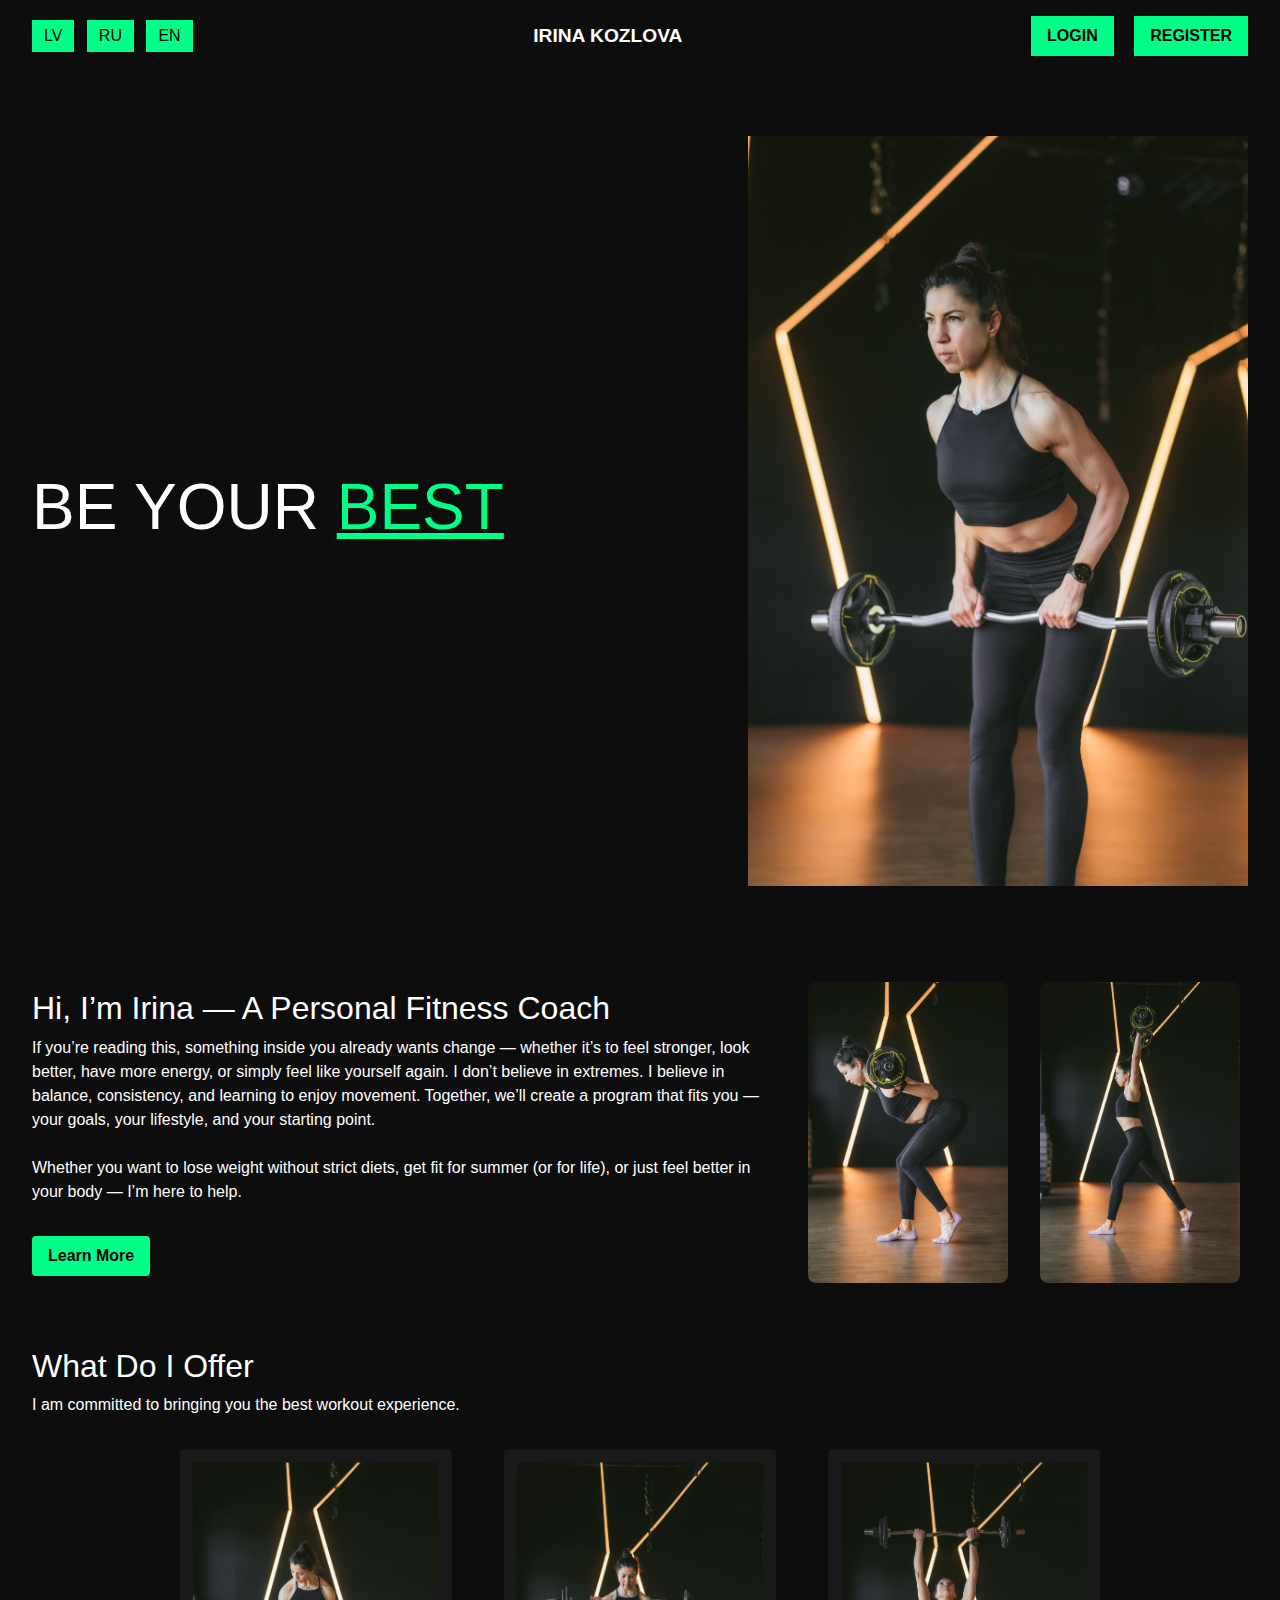
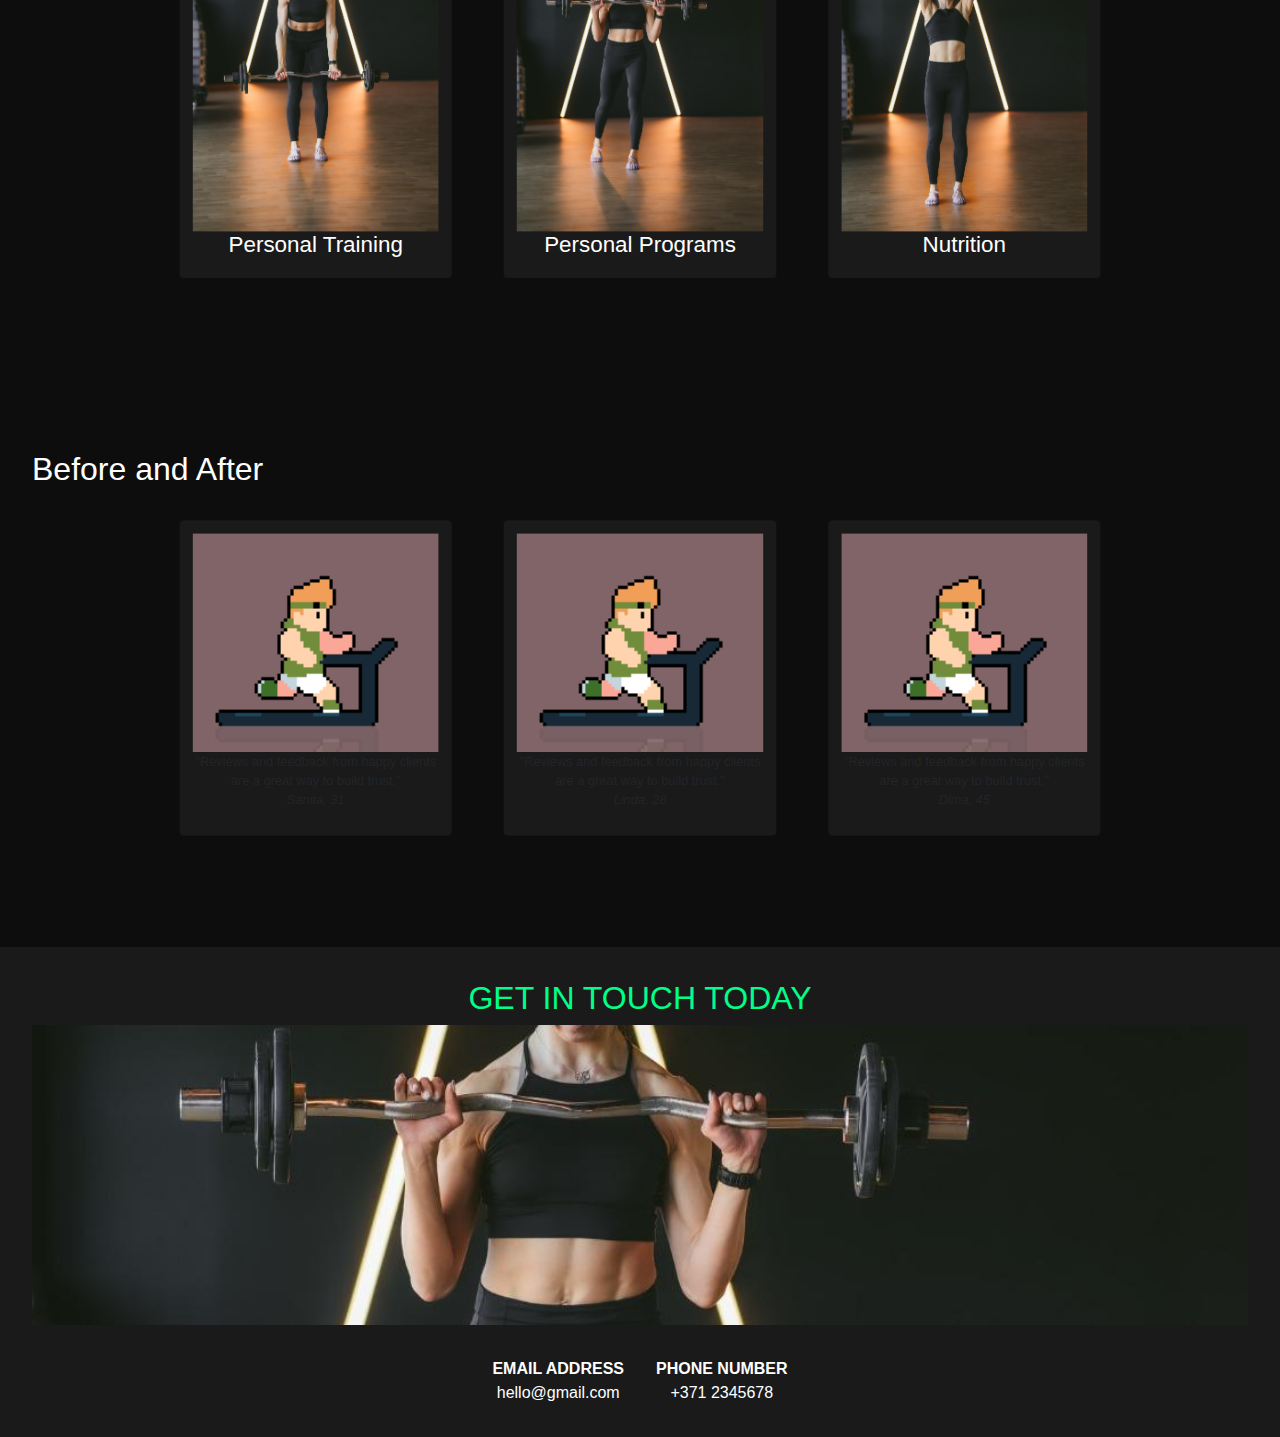
<file: html/index.html>
<!DOCTYPE html>
<html lang="en">
  <head>
    <meta charset="UTF-8" />
    <meta name="viewport" content="width=device-width, initial-scale=1.0" />
    <link
      href="https://cdn.jsdelivr.net/npm/bootstrap@5.3.3/dist/css/bootstrap.min.css"
      rel="stylesheet"
    />
    <script src="https://cdn.jsdelivr.net/npm/bootstrap@5.3.3/dist/js/bootstrap.bundle.min.js"></script>
    <link rel="stylesheet" href="../css/common.css" />
    <title>TrainerApp</title>
  </head>
  <body>
    <header>
      <div class="language-switcher">
        <button>LV</button>
        <button>RU</button>
        <button>EN</button>
      </div>
      <div class="title">
        <a href="index.html">IRINA KOZLOVA</a>
      </div>
      <div class="auth-buttons">
        <a href="login.html"><button>LOGIN</button></a>
        <a href="registration.html"><button>REGISTER</button></a>
      </div>
    </header>

    <section class="hero">
      <div>
        <h1>BE YOUR <span>BEST</span></h1>
      </div>
      <img
        src="../resources/Irina1.jpg"
        alt="Irina lifting weights"
        width="500"
      />
    </section>

    <section class="about-irina">
      <div class="irina-content">
        <div class="irina-text">
          <h2>Hi, I’m Irina — A Personal Fitness Coach</h2>
          <p>
            If you’re reading this, something inside you already wants change —
            whether it’s to feel stronger, look better, have more energy, or
            simply feel like yourself again. I don’t believe in extremes. I
            believe in balance, consistency, and learning to enjoy movement.
            Together, we’ll create a program that fits you — your goals, your
            lifestyle, and your starting point.
            <br /><br />
            Whether you want to lose weight without strict diets, get fit for
            summer (or for life), or just feel better in your body — I’m here to
            help.
          </p>
          <a href="#offerings" class="learn-more">Learn More</a>
        </div>
        <div class="irina-images">
          <img src="../resources/Irina2.jpg" alt="Irina side image" />
          <img src="../resources/Irina3.jpg" alt="Irina lifting image" />
        </div>
      </div>
    </section>

    <section id="offerings">
      <h2 class="section-title">What Do I Offer</h2>
      <p>I am committed to bringing you the best workout experience.</p>
      <div class="offerings">
        <a
          onclick="showOverlay('One-on-one sessions tailored to your fitness level and goals.')"
          class="card link-card"
        >
          <img src="../resources/IrinaLink1.jpg" alt="Personal Training" />
          <h3>Personal Training</h3>
        </a>
        <a href="offerings.html" class="card link-card">
          <img src="../resources/IrinaLink2.jpg" alt="Personal Programs" />
          <h3>Personal Programs</h3>
        </a>
        <a href="offerings.html" class="card link-card">
          <img src="../resources/IrinaLink3.jpg" alt="Nutrition" />
          <h3>Nutrition</h3>
        </a>
      </div>
    </section>

    <section>
      <h2 class="section-title">Before and After</h2>
      <div class="testimonials">
        <div class="card testimonial-card">
          <img src="../resources/homeLogoCrop.gif" alt="Client" />
          <p>
            "Reviews and feedback from happy clients are a great way to build
            trust." <br /><i>Sanita, 31</i>
          </p>
        </div>
        <div class="card testimonial-card">
          <img src="../resources/homeLogoCrop.gif" alt="Client" />
          <p>
            "Reviews and feedback from happy clients are a great way to build
            trust." <br /><i>Linda, 28</i>
          </p>
        </div>
        <div class="card testimonial-card">
          <img src="../resources/homeLogoCrop.gif" alt="Client" />
          <p>
            "Reviews and feedback from happy clients are a great way to build
            trust." <br /><i>Dima, 45</i>
          </p>
        </div>
      </div>
    </section>

    <section class="contact">
      <h2>GET IN TOUCH TODAY</h2>
      <div class="contact-image-wrapper">
        <img
          src="../resources/IrinaLink2.jpg"
          alt="Irina with barbell"
          class="contact-img"
        />
      </div>
      <div class="contact-info">
        <div><strong>EMAIL ADDRESS</strong><br />hello@gmail.com</div>
        <div><strong>PHONE NUMBER</strong><br />+371 2345678</div>
      </div>
    </section>
    <div
      id="overlay"
      style="
        display: none;
        position: fixed;
        top: 0;
        left: 0;
        width: 100%;
        height: 100%;
        background-color: rgba(0, 0, 0, 0.85);
        color: white;
        justify-content: center;
        align-items: center;
        z-index: 1000;
      "
    >
      <div>
        <p id="overlay-text"></p>
        <button onclick="hideOverlay()" class="btn btn-light mt-3">
          Close
        </button>
      </div>
    </div>
    <script src="../js/trainerapp.js"></script>
  </body>
</html>
</file>
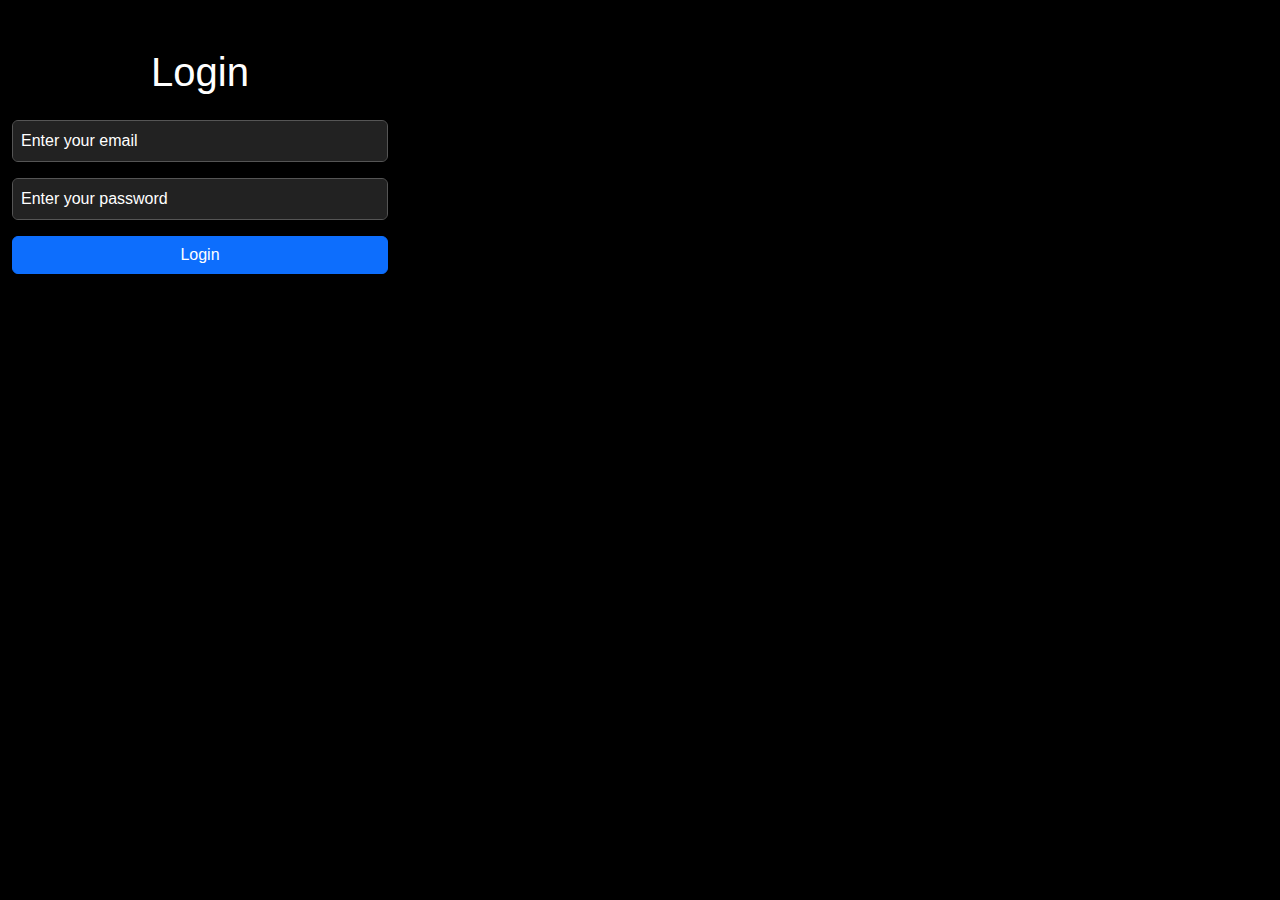
<file: html/login.html>
<!DOCTYPE html>
<html lang="en">
  <head>
    <meta charset="UTF-8" />
    <meta name="viewport" content="width=device-width, initial-scale=1.0" />
    <link
      href="https://cdn.jsdelivr.net/npm/bootstrap@5.3.3/dist/css/bootstrap.min.css"
      rel="stylesheet"
    />
    <script src="https://cdn.jsdelivr.net/npm/bootstrap@5.3.3/dist/js/bootstrap.bundle.min.js"></script>
    <link rel="stylesheet" href="../css/registration.css" />
    <title>TrainerApp</title>
  </head>
  <body>
    <form action="/login" method="POST">
      <div class="container my-5">
        <h1 class="mb-4 text-center">Login</h1>
        <form action="/login" method="POST">

          <div class="mb-3">
            <input
              type="text"
              class="form-control"
              placeholder="Enter your email"
              name="email"
            />
          </div>

          <div class="mb-3">
            <input
              type="password"
              class="form-control"
              placeholder="Enter your password"
              name="password"
            />
          </div>

          <button type="submit" class="btn btn-primary w-100">Login</button>
    </form>
    <script src="../js/trainerapp.js"></script>
  </body>
</html>
</file>
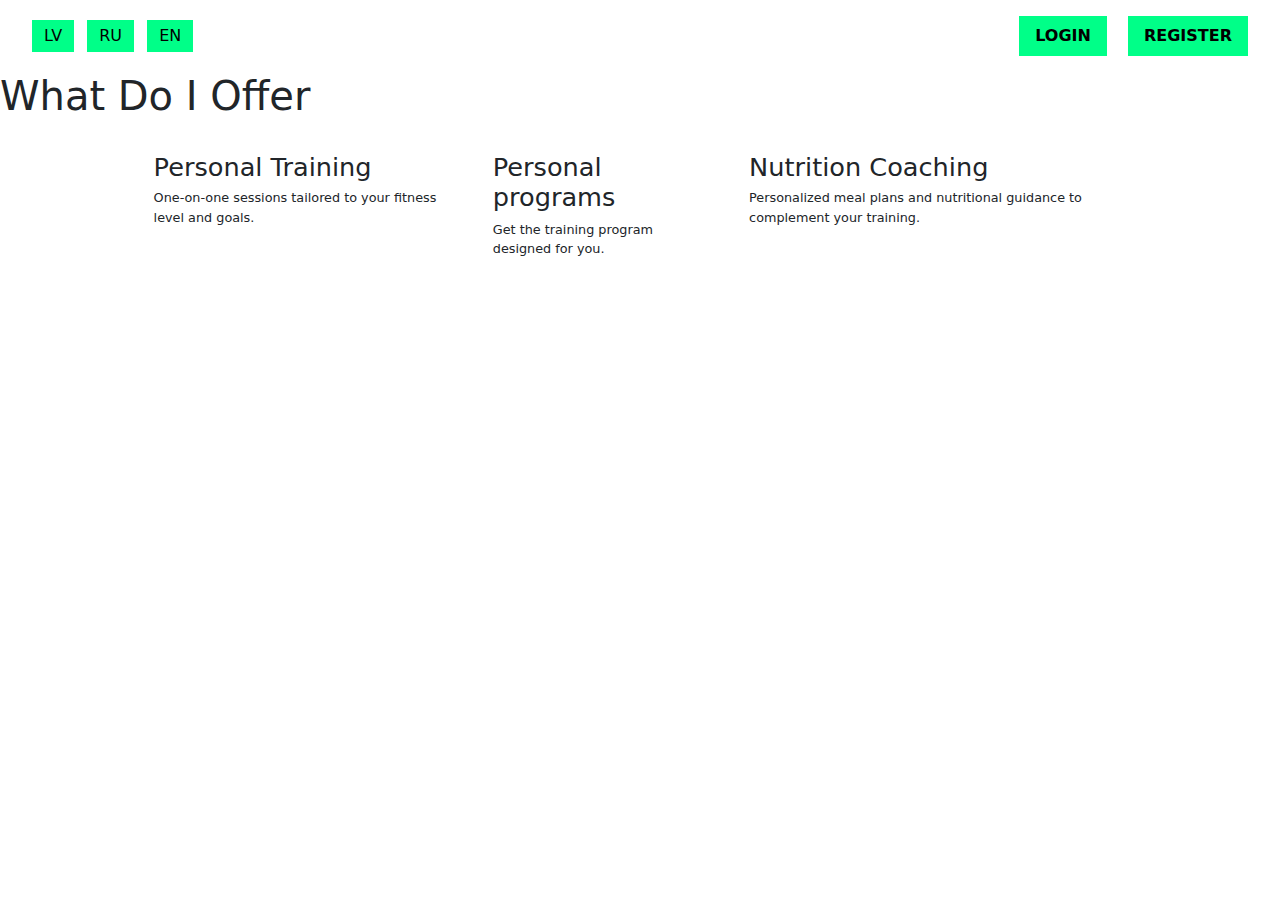
<file: html/offerings.html>
<!DOCTYPE html>
<html lang="en">
<head>
    <meta charset="UTF-8">
    <meta name="viewport" content="width=device-width, initial-scale=1.0">
    <link rel="stylesheet" href="../css/common.css" />
    <link
  href="https://cdn.jsdelivr.net/npm/bootstrap@5.3.3/dist/css/bootstrap.min.css"
  rel="stylesheet"
/>
<script src="https://cdn.jsdelivr.net/npm/bootstrap@5.3.3/dist/js/bootstrap.bundle.min.js"></script>
    <title>TrainerApp</title>
</head>
<body>
    <header>
      <div class="language-switcher">
        <button>LV</button>
        <button>RU</button>
        <button>EN</button>
      </div>
      <div class="title">
    <a href="index.html">IRINA KOZLOVA</a>
  </div>
      <div class="auth-buttons">
        <button>LOGIN</button>
        <button>REGISTER</button>
      </div>
    </header>

    <h1 class="section-title">What Do I Offer</h1>
    <div class="offerings">
        <div class="offering">
            <h2>Personal Training</h2>
            <p>One-on-one sessions tailored to your fitness level and goals.</p>
        </div>
        <div class="offering">
            <h2>Personal programs</h2>
            <p>Get the training program designed for you.</p>
        </div>
        <div class="offering">
            <h2>Nutrition Coaching</h2>
            <p>Personalized meal plans and nutritional guidance to complement your training.</p>
        </div>
        <script src="../js/trainerapp.js"></script>
</body>
</html>
</file>
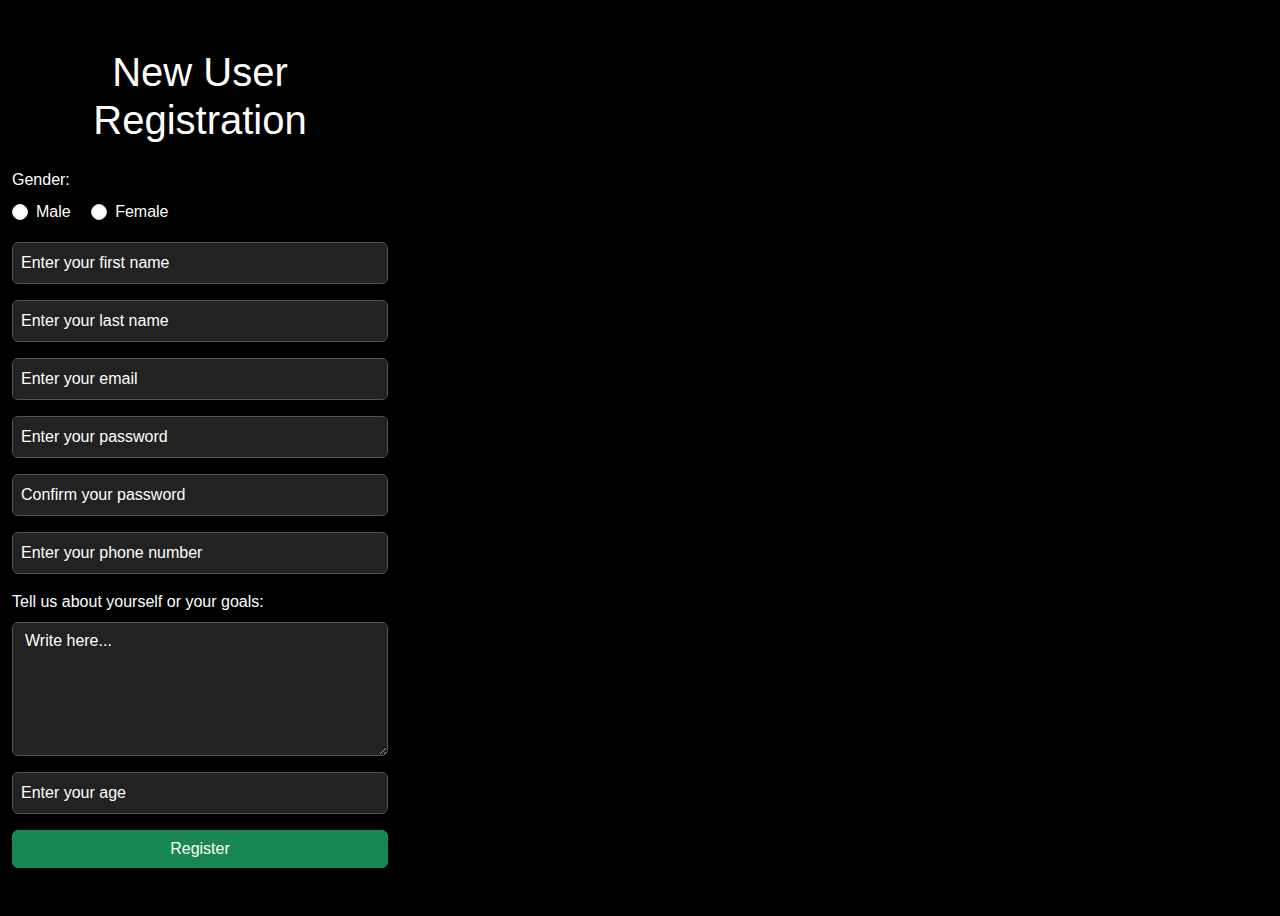
<file: html/registration.html>
<!DOCTYPE html>
<html lang="en">
  <head>
    <meta charset="UTF-8" />
    <meta name="viewport" content="width=device-width, initial-scale=1.0" />
    <link
      href="https://cdn.jsdelivr.net/npm/bootstrap@5.3.3/dist/css/bootstrap.min.css"
      rel="stylesheet"
    />
    <script src="https://cdn.jsdelivr.net/npm/bootstrap@5.3.3/dist/js/bootstrap.bundle.min.js"></script>
    <link rel="stylesheet" href="../css/registration.css" />
    <title>TrainerApp</title>
  </head>
  <body>
    <form action="/register" method="POST">
      <div class="container my-5">
        <h1 class="mb-4 text-center">New User Registration</h1>
        <form action="/register" method="POST">
          <div class="mb-3">
            <label class="form-label">Gender:</label><br />
            <div class="form-check form-check-inline">
              <input
                class="form-check-input"
                type="radio"
                id="male"
                name="gender"
                value="male"
              />
              <label class="form-check-label" for="male">Male</label>
            </div>
            <div class="form-check form-check-inline">
              <input
                class="form-check-input"
                type="radio"
                id="female"
                name="gender"
                value="female"
              />
              <label class="form-check-label" for="female">Female</label>
            </div>
          </div>

          <div class="mb-3">
            <input
              type="text"
              class="form-control"
              placeholder="Enter your first name"
              name="fname"
            />
          </div>

          <div class="mb-3">
            <input
              type="text"
              class="form-control"
              placeholder="Enter your last name"
              name="lname"
            />
          </div>

          <div class="mb-3">
            <input
              type="text"
              class="form-control"
              placeholder="Enter your email"
              name="email"
            />
          </div>

          <div class="mb-3">
            <input
              type="password"
              class="form-control"
              placeholder="Enter your password"
              name="password"
            />
          </div>

          <div class="mb-3">
            <input
              type="password"
              class="form-control"
              placeholder="Confirm your password"
            />
          </div>

          <div class="mb-3">
            <input
              type="text"
              class="form-control"
              placeholder="Enter your phone number"
              name="phoneNumber"
            />
          </div>

          <div class="mb-3">
            <label for="about" class="form-label"
              >Tell us about yourself or your goals:</label
            >
            <textarea
              id="about"
              name="about"
              rows="5"
              class="form-control"
              placeholder="Write here..."
            ></textarea>
          </div>

          <div class="mb-3">
            <input
              type="number"
              class="form-control"
              placeholder="Enter your age"
              name="age"
            />
          </div>

          <button type="submit" class="btn btn-success w-100">Register</button>
        </form>
      </div>
    </form>
    <script src="../js/trainerapp.js"></script>
  </body>
</html>
</file>
<file: css/common.css>
body {
  margin: 0;
  font-family: "Open Sans", sans-serif;
  background-color: #0d0d0d;
  color: white;
}

header {
  display: flex;
  justify-content: space-between;
  align-items: center;
  padding: 1rem 2rem;
}

.language-switcher button {
  background: #00ff88;
  color: black;
  border: none;
  margin-right: 0.5rem;
  padding: 0.25rem 0.75rem;
  cursor: pointer;
}

.auth-buttons button {
  background: #00ff88;
  border: none;
  margin-left: 1rem;
  padding: 0.5rem 1rem;
  font-weight: bold;
  cursor: pointer;
}

.hero {
  display: flex;
  align-items: center;
  padding: 4rem 2rem;
  justify-content: space-between;
  flex-wrap: wrap;
}

.hero h1 {
  font-family: "Anton", sans-serif;
  font-size: 4rem;
}

.hero span {
  color: #00ff88;
  text-decoration: underline;
}

section {
  padding: 2rem;
}

.about-images {
  display: flex;
  gap: 1rem;
  margin-bottom: 1rem;
  flex-wrap: wrap;
}

.about-images img {
  width: 200px;
  height: auto;
}

.green-title {
  color: #00ff88;
  font-family: "Anton", sans-serif;
}

.offerings,
.testimonials {
  display: flex;
  /* flex-direction: row;
  justify-content: space-evenly;
  flex-wrap: wrap;
  align-items: center; */
  grid-template-columns: repeat(auto-fit, minmax(280px, 1fr));
  gap: 4rem;
  margin-top: 2rem;
  transform: scale(0.8);
  transform-origin: top;
  width: 100%;
  padding: 0 2rem;
  box-sizing: border-box;
  /* display: grid;
  grid-template-columns: repeat(auto-fit, minmax(250px, 1fr));
  gap: min(2vw, 2rem);
  margin-top: 2rem;
  transform: scale(0.8);
  transform-origin: top;
  padding: 0 2vw; */
}

.card {
  background-color: #1a1a1a;
  padding: 1rem;
  text-align: center;
  transition: box-shadow 0.3s ease;
}

.card img {
  width: 100%;
  height: auto;
}

.link-card:hover {
  box-shadow: 0 0 15px #00ff88;
}

.link-card {
  color: inherit;
  text-decoration: none;
}

.testimonial {
  transform: scale(0.7);
  transform-origin: top;
}

.contact {
  background-color: #1a1a1a;
  padding: 2rem;
  text-align: center;
}

.contact h2 {
  color: #00ff88;
  font-family: "Anton", sans-serif;
}

.contact-info {
  display: flex;
  justify-content: center;
  gap: 2rem;
  margin-top: 1rem;
  flex-wrap: wrap;
}

.contact-image-wrapper {
  overflow: hidden;
  height: 300px;
  display: flex;
  justify-content: center;
  align-items: center;
  margin-bottom: 2rem;
}

.contact-img {
  /* width: 100%;
  object-fit: cover;
  object-position: center;
  height: 100%; */
  width: 100%;
  height: 100%;
  object-fit: cover;
  object-position: center 40%;
}

.learn-more {
  display: inline-block;
  margin-top: 1rem;
  padding: 0.5rem 1rem;
  background-color: #00ff88;
  color: black;
  text-decoration: none;
  font-weight: bold;
  border-radius: 4px;
}

.learn-more:hover {
  box-shadow: 0 0 10px #00ff88;
}

.about-irina .irina-content {
  display: flex;
  align-items: center;
  justify-content: space-between;
  flex-wrap: wrap;
  gap: 2rem;
}

.irina-text {
  flex: 1 1 60%;
}

.irina-images {
  display: flex;
  flex-direction: row;
  gap: 2rem;
  flex: 1 1 35%;
}

.irina-images img {
  width: 100%;
  max-width: 200px;
  object-fit: cover;
  border-radius: 8px;
}

.title a {
  color: white;
  text-decoration: none;
  font-weight: bold;
  font-size: 1.2rem;
  transition: transform 0.2s ease, text-decoration 0.2s ease;
  display: inline-block; /* Needed for transform to work properly */
}

.title a:hover {
  /* text-decoration: underline; */
  transform: scale(1.15);
}
</file>
<file: css/registration.css>
body {
  background-color: black;
  color: white;
  font-family: sans-serif;
}

form {
  max-width: 400px;
}

input[type="text"],
input[type="password"],
input[type="number"] {
  background-color: #222;
  color: white;
  border: 1px solid #555;
  padding: 8px;
  width: 100%;
  box-sizing: border-box;
  margin-bottom: 10px;
}

input::placeholder {
  color: white !important;
}

input[type="radio"] {
  accent-color: white;
}

button {
  background-color: white;
  color: black;
  padding: 10px 20px;
  border: none;
  cursor: pointer;
}

button:hover {
  background-color: #ddd;
}

textarea {
  background-color: #222;
  color: white;
  border: 1px solid #555;
  padding: 8px;
  width: 100%;
  box-sizing: border-box;
  resize: vertical; /* allows user to resize vertically */
}

textarea::placeholder {
  color: white !important;
}

input.form-control,
textarea.form-control {
  background-color: #222 !important;
  color: white !important;
  border: 1px solid #555;
}
</file>
